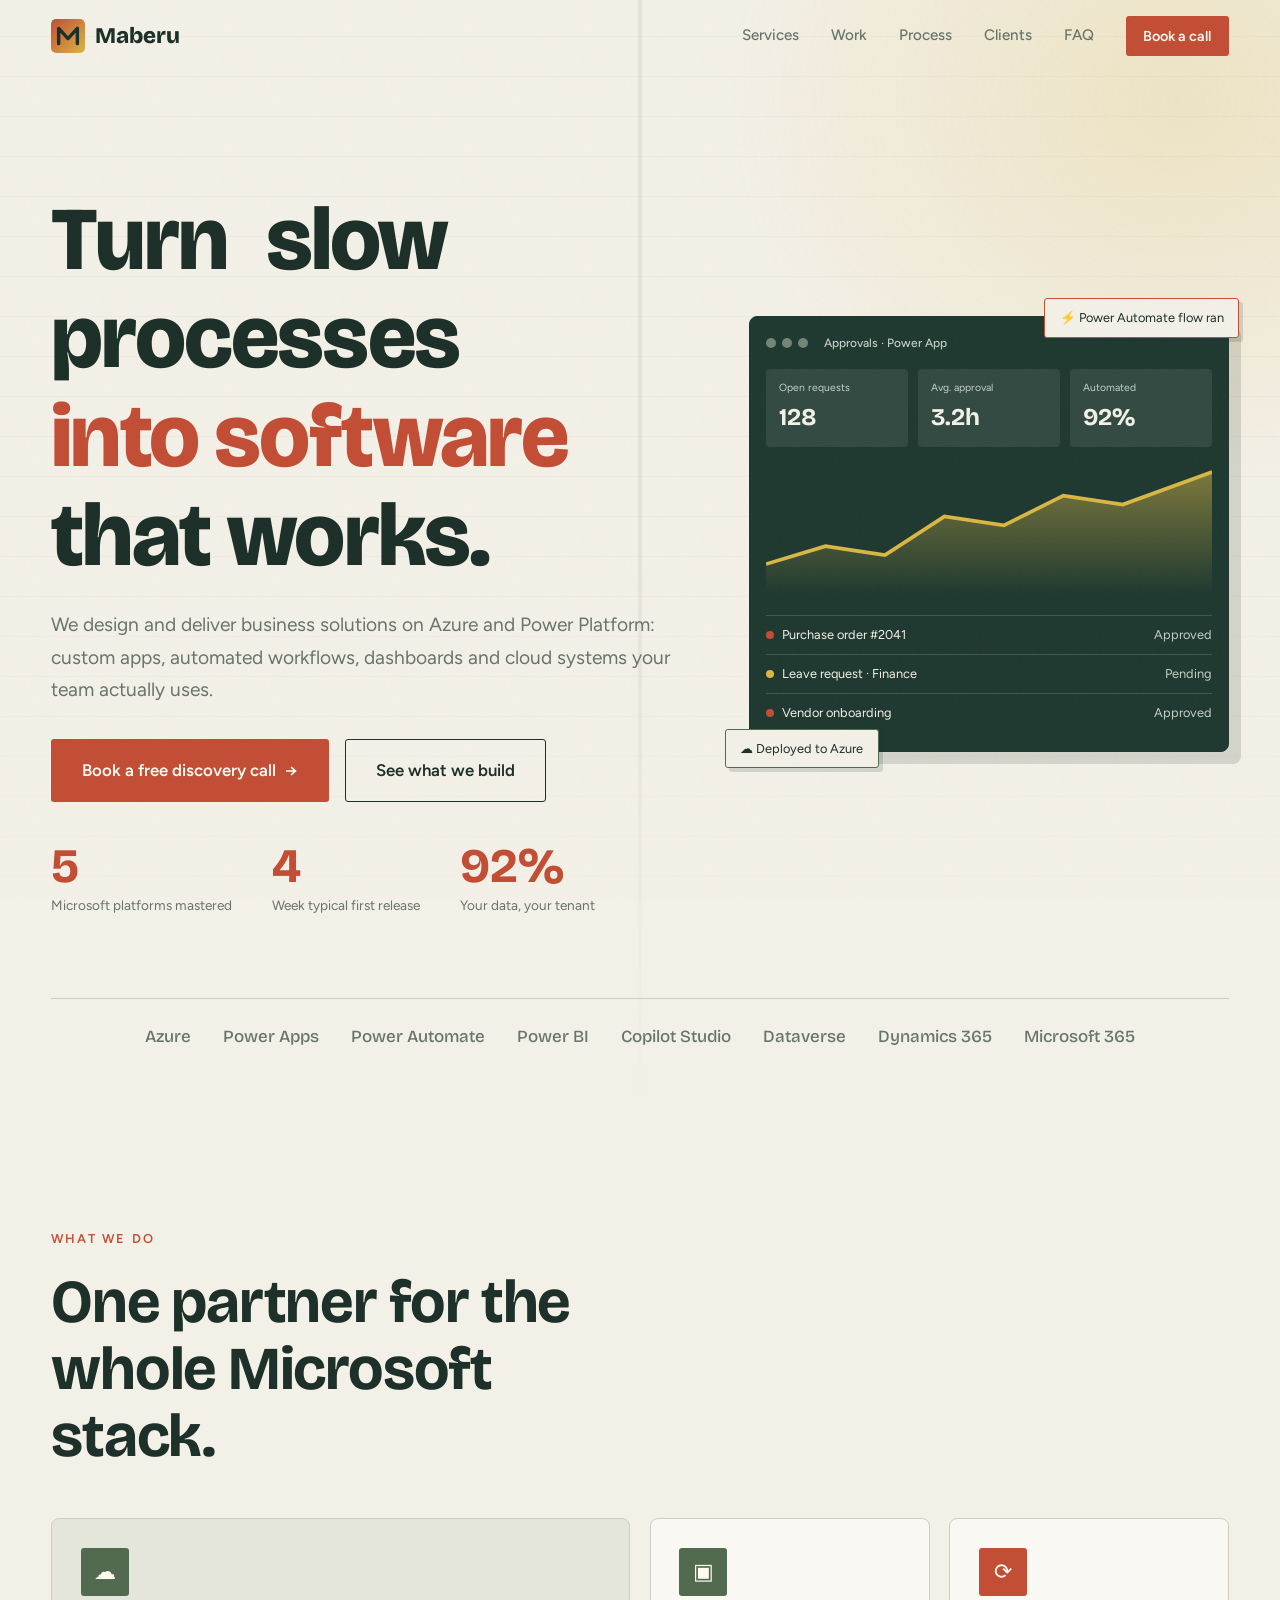
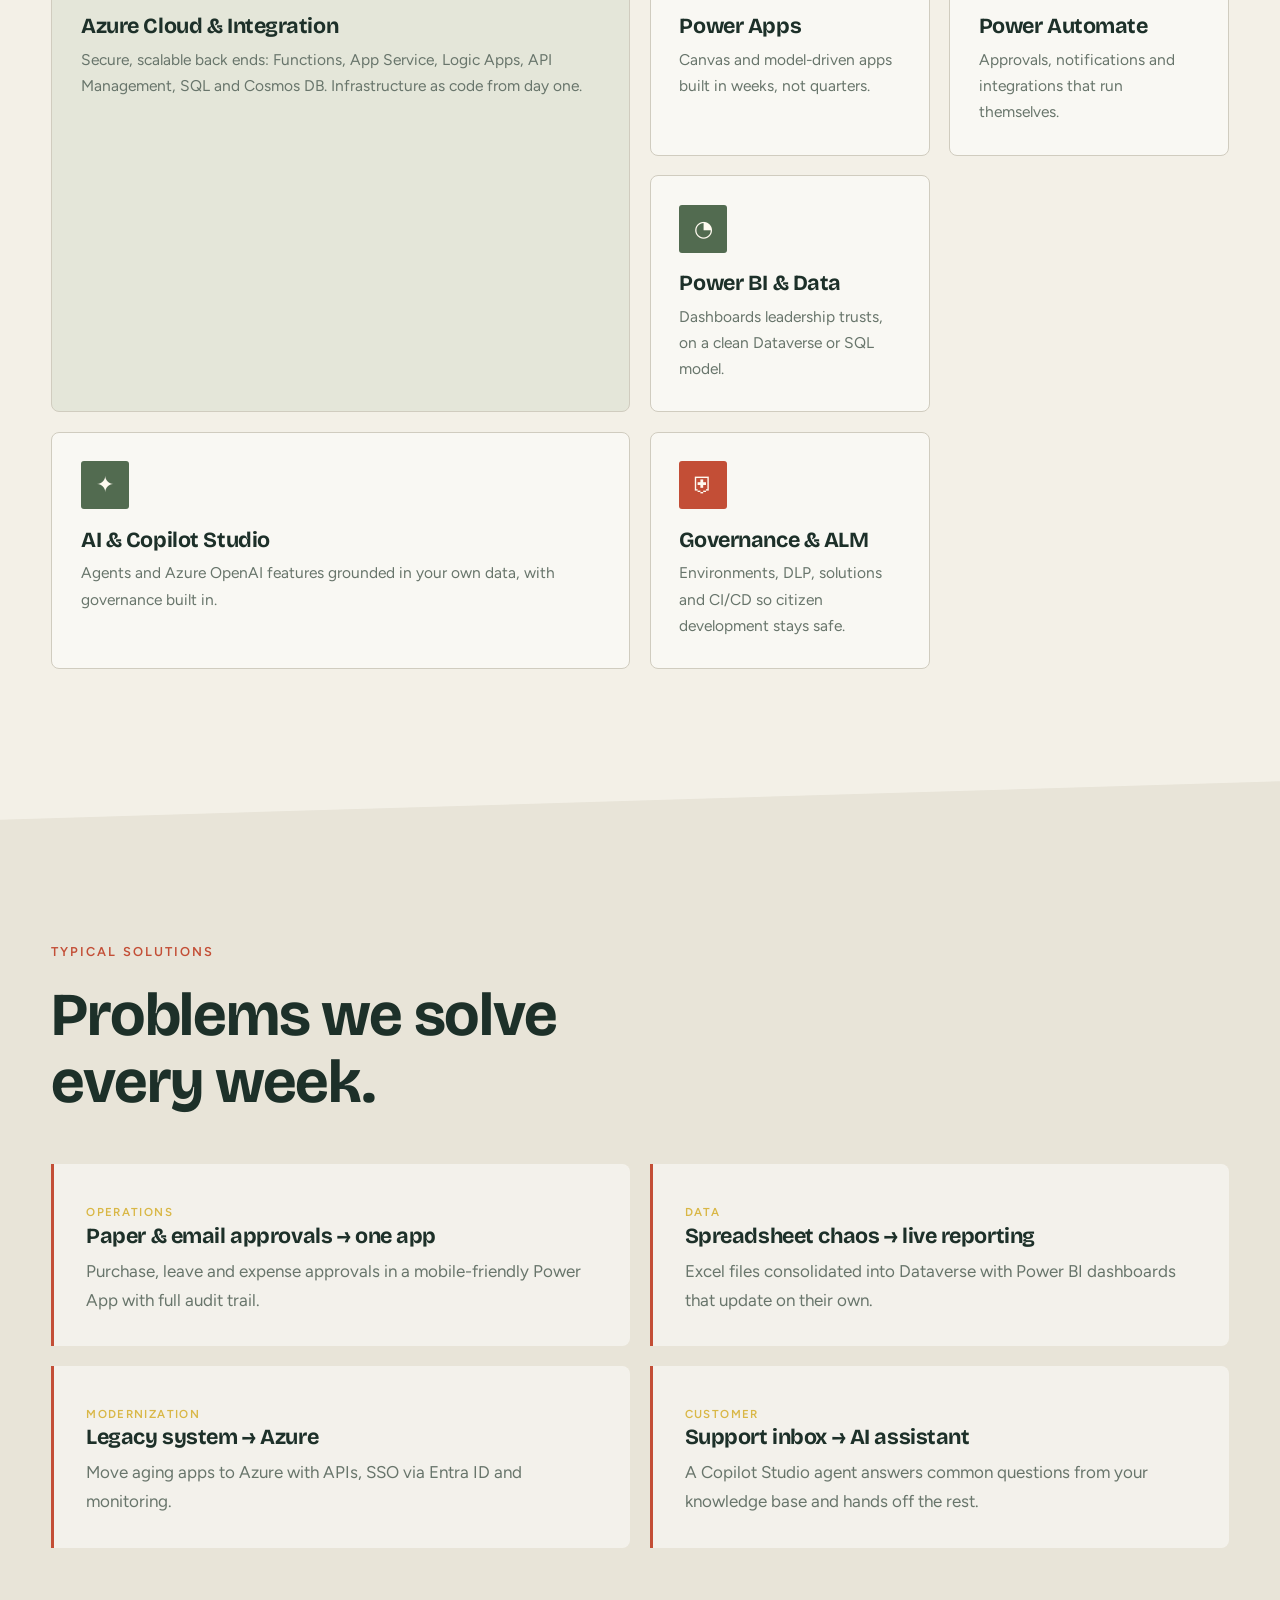
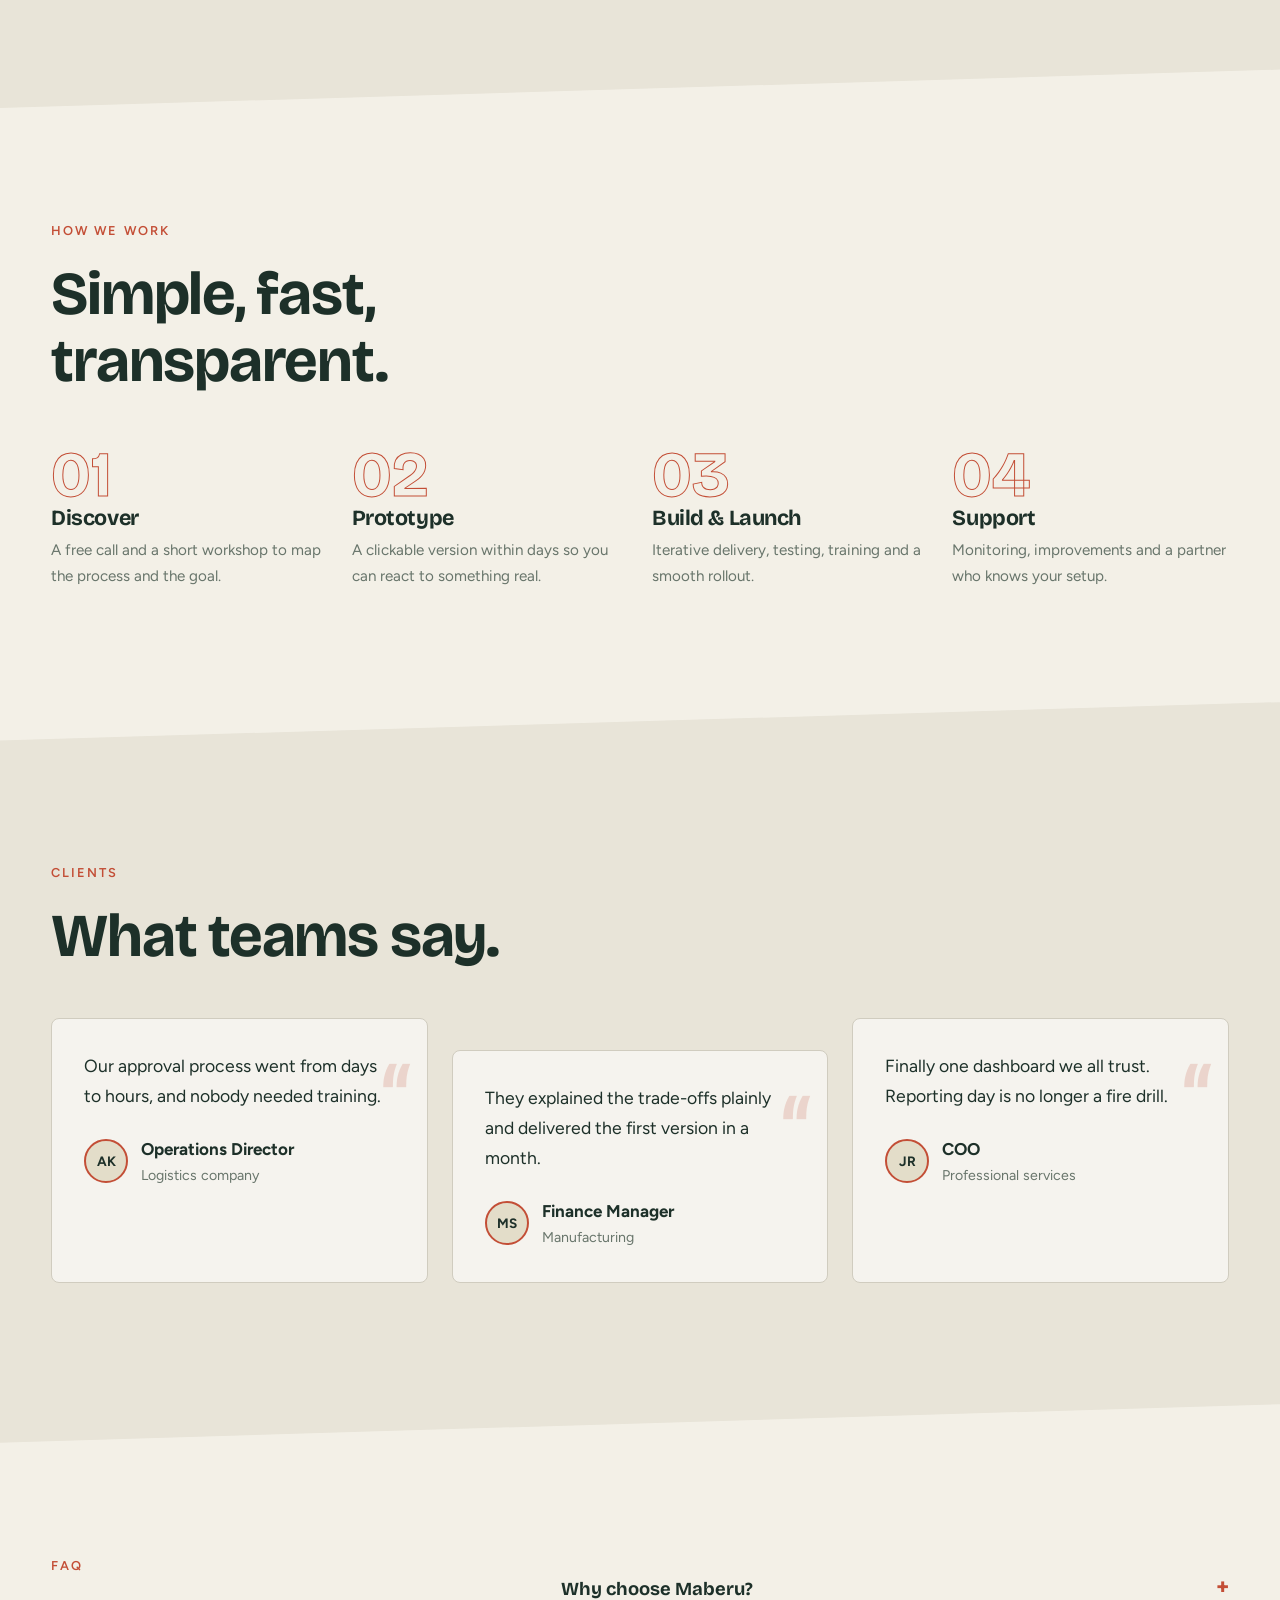
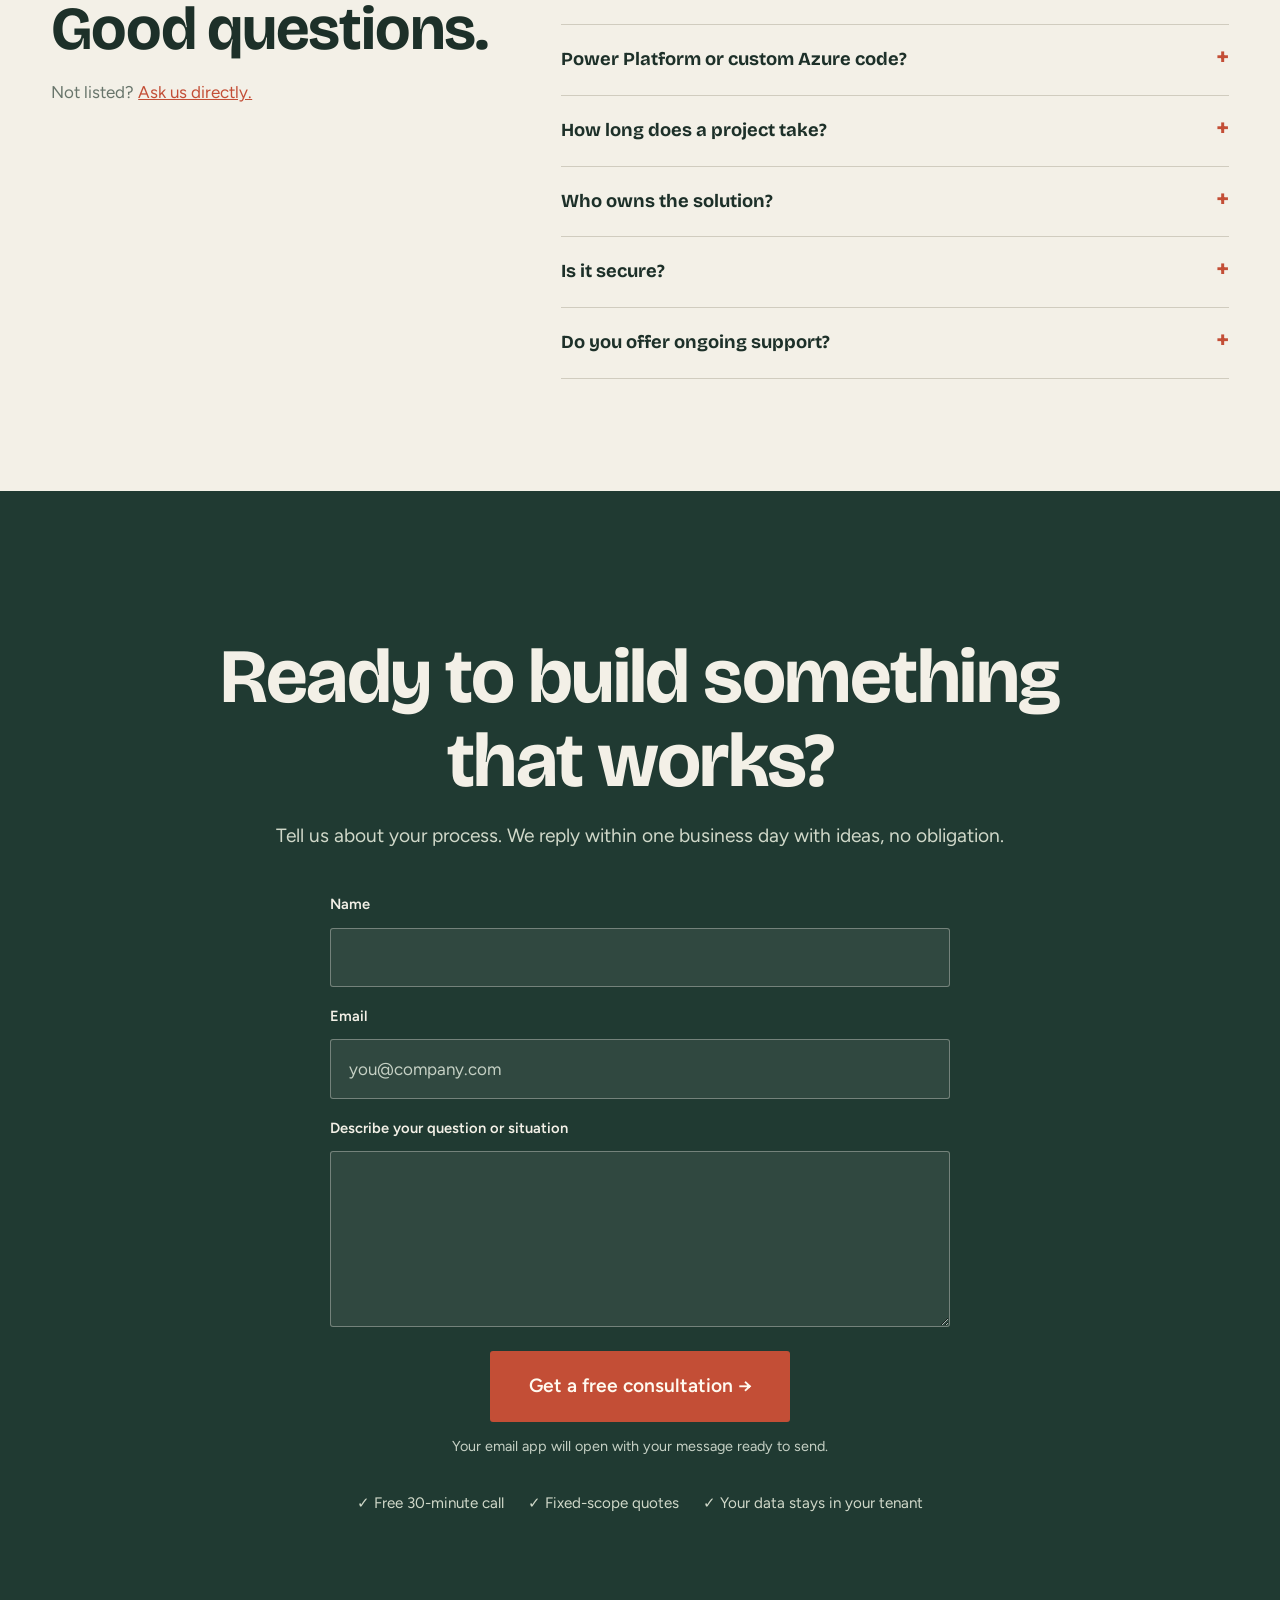
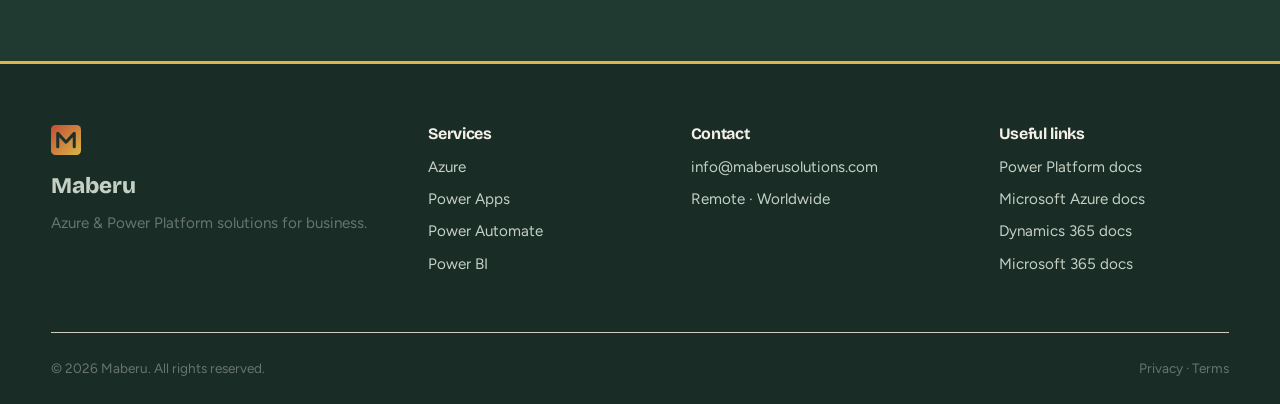
<file: index.html>
<!DOCTYPE html>
<html lang="en">
<head>
  <meta charset="utf-8">
  <meta name="viewport" content="width=device-width, initial-scale=1">
  <title>Maberu | Microsoft Azure &amp; Power Platform Solutions for Business</title>
  <meta name="description" content="Maberu designs and delivers Microsoft Azure, Power Platform, Power Apps, Power Automate and Dynamics solutions that automate processes and modernize business software.">
  <meta name="keywords" content="Azure consulting, Power Platform, Power Apps, Power Automate, Power BI, business automation">
  <link rel="canonical" href="https://maberu.github.io/">
  <meta property="og:title" content="Maberu | Azure &amp; Power Platform Solutions">
  <meta property="og:description" content="Business solutions built on Microsoft Azure and Power Platform.">
  <meta property="og:type" content="website">
  <meta name="theme-color" content="#f3f0e7">
  <link rel="icon" href="assets/logo.svg" type="image/svg+xml">
  <link rel="preconnect" href="https://fonts.googleapis.com">
  <link rel="preconnect" href="https://fonts.gstatic.com" crossorigin>
  <link href="https://fonts.googleapis.com/css2?family=Bricolage+Grotesque:opsz,wght@12..96,500;12..96,700;12..96,800&family=Figtree:wght@400;500;600&display=swap" rel="stylesheet">
  <link rel="stylesheet" href="styles.css">
  <script type="application/ld+json">
  {"@context":"https://schema.org","@type":"ProfessionalService","name":"Maberu","description":"Microsoft Azure and Power Platform solutions for business.","url":"https://maberu.github.io/","email":"info@maberusolutions.com"}
  </script>
</head>
<body>

<!-- 2. Header / logo -->
<header class="site-header" id="top">
  <div class="wrap header-inner">
    <a class="brand" href="#top" aria-label="Maberu home">
      <img src="assets/logo.svg" alt="" width="34" height="34">
      <span>Maberu</span>
    </a>
    <nav class="nav" id="nav" aria-label="Main">
      <a href="#services">Services</a>
      <a href="#work">Work</a>
      <a href="#process">Process</a>
      <a href="#voices">Clients</a>
      <a href="#faq">FAQ</a>
      <a class="btn btn-sm" href="#contact">Book a call</a>
    </nav>
    <button class="menu-btn" id="menuBtn" aria-label="Menu" aria-expanded="false" aria-controls="nav"><span></span><span></span></button>
  </div>
</header>

<main>
<!-- 3,4,5 Hero -->
<section class="hero">
  <div class="mesh" aria-hidden="true"></div>
  <div class="wrap hero-grid">
    <div>
      <p class="eyebrow reveal">Microsoft Azure · Power Platform · Microsoft 365</p>
      <h1>
        <span class="w" style="--d:0ms">Turn</span>
        <span class="w" style="--d:100ms">slow</span>
        <span class="w" style="--d:200ms">processes</span>
        <span class="w grad" style="--d:300ms">into software</span>
        <span class="w" style="--d:400ms">that works.</span>
      </h1>
      <p class="sub reveal" style="--d:600ms">We design and deliver business solutions on Azure and Power Platform: custom apps, automated workflows, dashboards and cloud systems your team actually uses.</p>
      <div class="cta-row reveal" style="--d:800ms">
        <a class="btn btn-lg" href="#contact">Book a free discovery call <span aria-hidden="true">→</span></a>
        <a class="btn btn-ghost btn-lg" href="#work">See what we build</a>
      </div>
      <ul class="proof reveal" style="--d:1000ms">
        <li><strong data-count="5">0</strong><span>Microsoft platforms mastered</span></li>
        <li><strong data-count="4">0</strong><span>Week typical first release</span></li>
        <li><strong data-count="100" data-suffix="%">0</strong><span>Your data, your tenant</span></li>
      </ul>
    </div>

    <!-- 6. Visual: CSS/SVG dashboard mockup -->
    <div class="mock reveal" style="--d:500ms" aria-hidden="true">
      <div class="window">
        <div class="bar"><i></i><i></i><i></i><b>Approvals · Power App</b></div>
        <div class="kpis">
          <div><small>Open requests</small><strong id="kOpen">128</strong></div>
          <div><small>Avg. approval</small><strong id="kAvg">3.2h</strong></div>
          <div><small>Automated</small><strong id="kAuto">92%</strong></div>
        </div>
        <svg viewBox="0 0 300 90" class="chart"><defs><linearGradient id="g" x1="0" x2="0" y1="0" y2="1"><stop offset="0" stop-color="#d9b746" stop-opacity=".5"/><stop offset="1" stop-color="#d9b746" stop-opacity="0"/></linearGradient></defs><path id="chartArea" d="M0 70 L40 58 L80 64 L120 38 L160 44 L200 24 L240 30 L300 8 V90 H0Z" fill="url(#g)"/><path id="chartLine" d="M0 70 L40 58 L80 64 L120 38 L160 44 L200 24 L240 30 L300 8" fill="none" stroke="#d9b746" stroke-width="2.5"/></svg>
        <ul class="rows" id="rows">
          <li><span class="dot ok"></span>Purchase order #2041<em>Approved</em></li>
          <li><span class="dot wait"></span>Leave request · Finance<em>Pending</em></li>
          <li><span class="dot ok"></span>Vendor onboarding<em>Approved</em></li>
        </ul>
      </div>
      <div class="chip c1" id="chipFlow">⚡ Power Automate flow ran</div>
      <div class="chip c2">☁ Deployed to Azure</div>
    </div>
  </div>
  <div class="stack wrap" aria-label="Technologies">
    <span>Azure</span><span>Power Apps</span><span>Power Automate</span><span>Power BI</span><span>Copilot Studio</span><span>Dataverse</span><span>Dynamics 365</span><span>Microsoft 365</span>
  </div>
</section>

<!-- 7. Benefits / services -->
<section class="section" id="services">
  <div class="wrap">
    <p class="eyebrow">What we do</p>
    <h2>One partner for the whole Microsoft stack.</h2>
    <div class="bento">
      <article class="card big reveal">
        <div class="ico">☁</div>
        <h3>Azure Cloud &amp; Integration</h3>
        <p>Secure, scalable back ends: Functions, App Service, Logic Apps, API Management, SQL and Cosmos DB. Infrastructure as code from day one.</p>
      </article>
      <article class="card reveal" style="--d:100ms">
        <div class="ico">▣</div>
        <h3>Power Apps</h3>
        <p>Canvas and model-driven apps built in weeks, not quarters.</p>
      </article>
      <article class="card reveal" style="--d:200ms">
        <div class="ico">⟳</div>
        <h3>Power Automate</h3>
        <p>Approvals, notifications and integrations that run themselves.</p>
      </article>
      <article class="card reveal" style="--d:100ms">
        <div class="ico">◔</div>
        <h3>Power BI &amp; Data</h3>
        <p>Dashboards leadership trusts, on a clean Dataverse or SQL model.</p>
      </article>
      <article class="card wide reveal" style="--d:200ms">
        <div class="ico">✦</div>
        <h3>AI &amp; Copilot Studio</h3>
        <p>Agents and Azure OpenAI features grounded in your own data, with governance built in.</p>
      </article>
      <article class="card reveal" style="--d:300ms">
        <div class="ico">⛨</div>
        <h3>Governance &amp; ALM</h3>
        <p>Environments, DLP, solutions and CI/CD so citizen development stays safe.</p>
      </article>
    </div>
  </div>
</section>

<section class="section alt" id="work">
  <div class="wrap">
    <p class="eyebrow">Typical solutions</p>
    <h2>Problems we solve every week.</h2>
    <div class="cases">
      <div class="case reveal"><span class="tag">Operations</span><h3>Paper &amp; email approvals → one app</h3><p>Purchase, leave and expense approvals in a mobile-friendly Power App with full audit trail.</p></div>
      <div class="case reveal" style="--d:100ms"><span class="tag">Data</span><h3>Spreadsheet chaos → live reporting</h3><p>Excel files consolidated into Dataverse with Power BI dashboards that update on their own.</p></div>
      <div class="case reveal" style="--d:200ms"><span class="tag">Modernization</span><h3>Legacy system → Azure</h3><p>Move aging apps to Azure with APIs, SSO via Entra ID and monitoring.</p></div>
      <div class="case reveal" style="--d:300ms"><span class="tag">Customer</span><h3>Support inbox → AI assistant</h3><p>A Copilot Studio agent answers common questions from your knowledge base and hands off the rest.</p></div>
    </div>
  </div>
</section>

<section class="section" id="process">
  <div class="wrap">
    <p class="eyebrow">How we work</p>
    <h2>Simple, fast, transparent.</h2>
    <ol class="steps">
      <li class="reveal"><b>01</b><h3>Discover</h3><p>A free call and a short workshop to map the process and the goal.</p></li>
      <li class="reveal" style="--d:100ms"><b>02</b><h3>Prototype</h3><p>A clickable version within days so you can react to something real.</p></li>
      <li class="reveal" style="--d:200ms"><b>03</b><h3>Build &amp; Launch</h3><p>Iterative delivery, testing, training and a smooth rollout.</p></li>
      <li class="reveal" style="--d:300ms"><b>04</b><h3>Support</h3><p>Monitoring, improvements and a partner who knows your setup.</p></li>
    </ol>
  </div>
</section>

<!-- 8. Testimonials -->
<section class="section alt" id="voices">
  <div class="wrap">
    <p class="eyebrow">Clients</p>
    <h2>What teams say.</h2>
    <!-- TODO: replace the sample quotes below with real, approved client testimonials -->
    <div class="quotes">
      <figure class="quote reveal"><blockquote>Our approval process went from days to hours, and nobody needed training.</blockquote><figcaption><span class="av">AK</span><div><b>Operations Director</b><small>Logistics company</small></div></figcaption></figure>
      <figure class="quote reveal" style="--d:100ms"><blockquote>They explained the trade-offs plainly and delivered the first version in a month.</blockquote><figcaption><span class="av">MS</span><div><b>Finance Manager</b><small>Manufacturing</small></div></figcaption></figure>
      <figure class="quote reveal" style="--d:200ms"><blockquote>Finally one dashboard we all trust. Reporting day is no longer a fire drill.</blockquote><figcaption><span class="av">JR</span><div><b>COO</b><small>Professional services</small></div></figcaption></figure>
    </div>
  </div>
</section>

<!-- 9. FAQ -->
<section class="section" id="faq">
  <div class="wrap faq-grid">
    <div>
      <p class="eyebrow">FAQ</p>
      <h2>Good questions.</h2>
      <p class="muted">Not listed? <a href="#contact">Ask us directly.</a></p>
    </div>
    <div class="faq">
      <details><summary>Why choose Maberu?</summary><p>We combine Azure engineering with practical Power Platform delivery. You work directly with the people building your solution, get clear scope and milestones, and keep everything in your own tenant.</p></details>
      <details><summary>Power Platform or custom Azure code?</summary><p>Power Platform for speed and business-owned processes; Azure code for complex, high-scale or deeply integrated needs. Often a mix of both.</p></details>
      <details><summary>How long does a project take?</summary><p>Most first releases ship in 3–6 weeks. We agree scope and milestones up front.</p></details>
      <details><summary>Who owns the solution?</summary><p>You do. Everything lives in your tenant and your repositories.</p></details>
      <details><summary>Is it secure?</summary><p>We use Entra ID, role-based access, DLP policies and least-privilege principles on every project.</p></details>
      <details><summary>Do you offer ongoing support?</summary><p>Yes: flexible monthly plans for monitoring, fixes and enhancements.</p></details>
    </div>
  </div>
</section>

<!-- 10. Final CTA -->
<section class="final" id="contact">
  <div class="wrap">
    <h2>Ready to build something that works?</h2>
    <p>Tell us about your process. We reply within one business day with ideas, no obligation.</p>
    <form class="lead" id="lead">
      <label for="lead-name">Name</label>
      <input id="lead-name" type="text" name="name" autocomplete="name" required>
      <label for="lead-email">Email</label>
      <input id="lead-email" type="email" name="email" autocomplete="email" placeholder="you@company.com" required>
      <label for="lead-message">Describe your question or situation</label>
      <textarea id="lead-message" name="message" rows="5" required></textarea>
      <button class="btn btn-xl" type="submit">Get a free consultation →</button>
      <p class="form-note">Your email app will open with your message ready to send.</p>
    </form>
    <ul class="micro"><li>✓ Free 30-minute call</li><li>✓ Fixed-scope quotes</li><li>✓ Your data stays in your tenant</li></ul>
  </div>
</section>
</main>

<!-- 11. Footer -->
<footer class="footer">
  <div class="wrap foot-grid">
    <div>
      <a class="brand" href="#top"><img src="assets/logo.svg" alt="" width="30" height="30"><span>Maberu</span></a>
      <p class="muted">Azure &amp; Power Platform solutions for business.</p>
    </div>
    <div><h4>Services</h4><a href="#services">Azure</a><a href="#services">Power Apps</a><a href="#services">Power Automate</a><a href="#services">Power BI</a></div>
    <div><h4>Contact</h4><a href="mailto:info@maberusolutions.com">info@maberusolutions.com</a><span>Remote · Worldwide</span></div>
    <div><h4>Useful links</h4><a href="https://learn.microsoft.com/power-platform/" target="_blank" rel="noopener noreferrer">Power Platform docs</a><a href="https://learn.microsoft.com/azure/" target="_blank" rel="noopener noreferrer">Microsoft Azure docs</a><a href="https://learn.microsoft.com/dynamics365/" target="_blank" rel="noopener noreferrer">Dynamics 365 docs</a><a href="https://learn.microsoft.com/microsoft-365/" target="_blank" rel="noopener noreferrer">Microsoft 365 docs</a></div>
  </div>
  <div class="wrap bottom"><span>© <span id="year">2026</span> Maberu. All rights reserved.</span><span><a href="privacy.html">Privacy</a> · <a href="privacy.html#terms">Terms</a></span></div>
</footer>

<script src="script.js"></script>
</body>
</html>
</file>
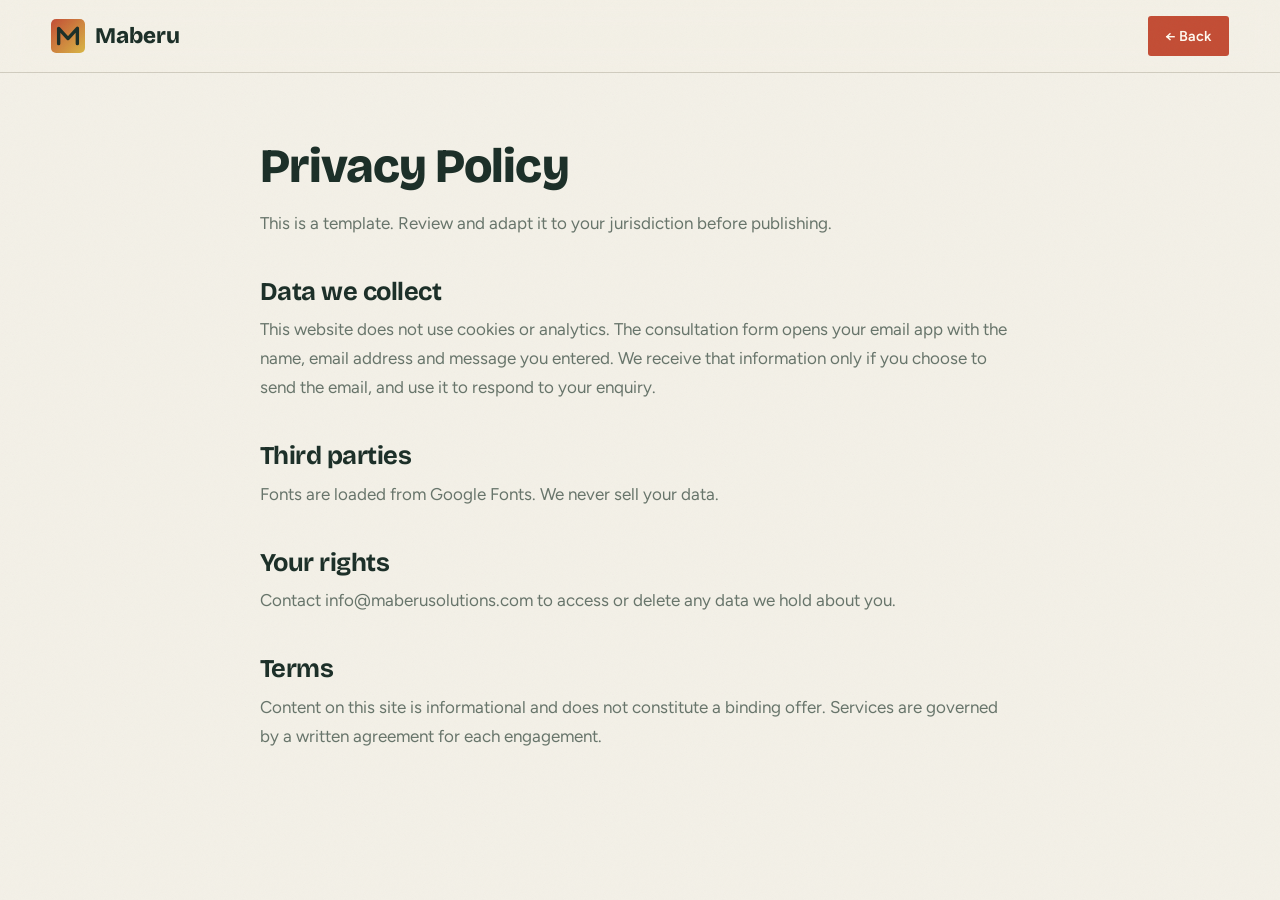
<file: privacy.html>
<!DOCTYPE html>
<html lang="en">
<head>
  <meta charset="utf-8">
  <meta name="viewport" content="width=device-width, initial-scale=1">
  <title>Privacy &amp; Terms | Maberu</title>
  <meta name="robots" content="noindex">
  <link rel="icon" href="assets/logo.svg" type="image/svg+xml">
  <link href="https://fonts.googleapis.com/css2?family=Bricolage+Grotesque:opsz,wght@12..96,700;12..96,800&family=Figtree:wght@400;600&display=swap" rel="stylesheet">
  <link rel="stylesheet" href="styles.css">
</head>
<body>
<header class="site-header scrolled"><div class="wrap header-inner"><a class="brand" href="index.html"><img src="assets/logo.svg" alt="" width="34" height="34"><span>Maberu</span></a><a class="btn btn-sm" href="index.html">← Back</a></div></header>
<main class="wrap legal">
  <h1>Privacy Policy</h1>
  <p>This is a template. Review and adapt it to your jurisdiction before publishing.</p>
  <h2>Data we collect</h2>
  <p>This website does not use cookies or analytics. The consultation form opens your email app with the name, email address and message you entered. We receive that information only if you choose to send the email, and use it to respond to your enquiry.</p>
  <h2>Third parties</h2>
  <p>Fonts are loaded from Google Fonts. We never sell your data.</p>
  <h2>Your rights</h2>
  <p>Contact info@maberusolutions.com to access or delete any data we hold about you.</p>
  <h2 id="terms">Terms</h2>
  <p>Content on this site is informational and does not constitute a binding offer. Services are governed by a written agreement for each engagement.</p>
</main>
</body>
</html>
</file>
<file: styles.css>
:root{
  --bg:#f3f0e7;--bg2:#e8e4d8;--ink:#1d3029;--muted:#68756b;--line:#d0ccbf;
  --teal:#c34e36;--blue:#526b50;--amber:#d9b746;
  --display:'Bricolage Grotesque',Georgia,serif;--body:'Figtree',Georgia,serif;
  --r:8px;
}
*{box-sizing:border-box;margin:0}
html{scroll-behavior:smooth;scroll-padding-top:80px}
body{background:var(--bg);color:var(--ink);font-family:var(--body);line-height:1.7;font-size:17px;overflow-x:hidden}
body::before{content:"";position:fixed;inset:0;pointer-events:none;opacity:.025;z-index:100;
  background-image:url("data:image/svg+xml;utf8,<svg xmlns='http://www.w3.org/2000/svg' width='120' height='120'><filter id='n'><feTurbulence baseFrequency='.9' numOctaves='2'/></filter><rect width='120' height='120' filter='url(%23n)'/></svg>")}
a{color:inherit;text-decoration:none}
.wrap{width:min(1180px,92%);margin:auto}
h1,h2,h3,h4{font-family:var(--display);line-height:1.1;letter-spacing:-.02em}
h2{font-size:clamp(2.2rem,5vw,3.8rem);max-width:16ch;margin-bottom:3rem}
h3{font-size:1.35rem;margin-bottom:.5rem}
.muted{color:var(--muted)}
.eyebrow{font-size:.8rem;letter-spacing:.16em;text-transform:uppercase;color:var(--teal);font-weight:600;margin-bottom:1.2rem}

/* header */
.site-header{position:fixed;inset:0 0 auto;z-index:50;transition:background .3s,backdrop-filter .3s,border-color .3s;border-bottom:1px solid transparent}
.site-header.scrolled{background:rgba(243,240,231,.92);backdrop-filter:blur(14px);border-color:var(--line)}
.header-inner{display:flex;align-items:center;justify-content:space-between;height:72px}
.brand{display:flex;align-items:center;gap:.6rem;font-family:var(--display);font-weight:800;font-size:1.4rem}
.brand img{transition:transform .5s}.brand:hover img{transform:rotate(-12deg) scale(1.1)}
.nav{display:flex;align-items:center;gap:2rem;font-weight:500;font-size:.95rem}
.nav a:not(.btn){color:var(--muted);transition:color .2s}.nav a:not(.btn):hover{color:var(--ink)}
.menu-btn{display:none;background:none;border:0;width:40px;height:40px;cursor:pointer}
.menu-btn span{display:block;height:2px;background:var(--ink);margin:7px 8px}

/* buttons */
.btn{display:inline-flex;align-items:center;gap:.6rem;background:var(--teal);color:#fffaf0;font-weight:600;padding:.8rem 1.5rem;border-radius:3px;border:0;cursor:pointer;font:inherit;font-weight:600;transition:transform .2s,box-shadow .2s}
.btn:hover{transform:translateY(-2px);box-shadow:5px 5px 0 var(--amber)}
.btn-sm{padding:.5rem 1.1rem;font-size:.9rem}
.btn-lg{padding:1rem 1.9rem;font-size:1.05rem}
.btn-xl{padding:1.2rem 2.4rem;font-size:1.2rem}
.btn-ghost{background:transparent;color:var(--ink);border:1px solid var(--ink)}
.btn-ghost:hover{box-shadow:none;border-color:var(--teal)}
:focus-visible{outline:2px solid var(--amber);outline-offset:3px}

/* hero */
.hero{position:relative;padding:150px 0 40px;overflow:hidden}
.mesh{position:absolute;inset:0;z-index:-1;background:
  radial-gradient(ellipse at 92% 9%,rgba(217,183,70,.22),transparent 27%),
  linear-gradient(90deg,transparent 0 49.8%,rgba(29,48,41,.07) 49.9% 50.1%,transparent 50.2%),
  repeating-linear-gradient(0deg,transparent 0 39px,rgba(29,48,41,.055) 40px);
  -webkit-mask-image:linear-gradient(#000 45%,transparent);mask-image:linear-gradient(#000 45%,transparent)}
.hero-grid{display:grid;grid-template-columns:1.15fr .85fr;gap:3rem;align-items:center}
h1{font-size:clamp(2.8rem,7vw,5.8rem);font-weight:800;margin-bottom:1.5rem}
h1 .w{display:inline-block;margin-right:.25em;opacity:0;transform:translateY(30px);animation:up .7s var(--d) cubic-bezier(.2,.8,.2,1) forwards}
.grad{color:var(--teal);background:none}
.sub{font-size:1.2rem;color:var(--muted);max-width:54ch;margin-bottom:2rem}
.cta-row{display:flex;gap:1rem;flex-wrap:wrap;margin-bottom:2.5rem}
.proof{list-style:none;padding:0;display:flex;gap:2.5rem;flex-wrap:wrap}
.proof strong{display:block;font-family:var(--display);font-size:3rem;line-height:1;color:var(--teal)}
.proof span{font-size:.85rem;color:var(--muted)}
.reveal{opacity:0;transform:translateY(28px);transition:opacity .8s var(--d,0ms),transform .8s var(--d,0ms)}
.reveal.in{opacity:1;transform:none}
.hero .reveal{animation:up .8s var(--d) forwards;transition:none}
@keyframes up{to{opacity:1;transform:none}}

/* mock */
.mock{position:relative;transform:perspective(1200px) rotateY(-10deg) rotateX(4deg)}
.window{background:#203a32;color:#f3f0e7;border:1px solid #203a32;border-radius:var(--r);padding:1rem;box-shadow:12px 12px 0 rgba(29,48,41,.14)}
.bar{display:flex;align-items:center;gap:6px;margin-bottom:1rem}
.bar i{width:10px;height:10px;border-radius:50%;background:#718777}
.bar b{margin-left:.6rem;font-size:.75rem;color:#c5d0c4;font-weight:500}
.kpis{display:grid;grid-template-columns:repeat(3,1fr);gap:.6rem}
.kpis div{background:rgba(243,240,231,.09);border-radius:4px;padding:.6rem .8rem}
.kpis small{display:block;font-size:.65rem;color:#c5d0c4}
.kpis strong{font-family:var(--display);font-size:1.5rem}
.chart{width:100%;margin:.8rem 0}
.rows{list-style:none;padding:0;font-size:.8rem}
.rows li{display:flex;align-items:center;gap:.5rem;padding:.5rem 0;border-top:1px solid rgba(243,240,231,.16)}
.rows em{margin-left:auto;font-style:normal;color:#c5d0c4}
.dot{width:8px;height:8px;border-radius:50%}.ok{background:var(--teal)}.wait{background:var(--amber)}
.kpis strong{display:inline-block;transition:color .4s}.kpis strong.bump{color:#d9b746}
.rows{height:7.5rem;overflow:hidden}
.rows li.new{animation:rowIn .6s cubic-bezier(.2,.8,.2,1)}
.rows em{transition:color .4s}.rows em.flash{color:#d9b746}
@keyframes rowIn{from{opacity:0;transform:translateY(-12px)}}
.chip.ping{animation:float 5s ease-in-out infinite,ping .6s ease-out}
@keyframes ping{40%{box-shadow:0 0 0 6px rgba(217,183,70,.35),4px 4px 0 rgba(29,48,41,.15)}}
.chip{position:absolute;background:var(--bg);border:1px solid var(--teal);padding:.5rem .9rem;border-radius:3px;font-size:.8rem;box-shadow:4px 4px 0 rgba(29,48,41,.15);animation:float 5s ease-in-out infinite}
.c1{top:-18px;right:-10px}.c2{bottom:-16px;left:-24px;animation-delay:-2.5s;border-color:var(--blue)}
@keyframes float{50%{transform:translateY(-10px)}}
.stack{display:flex;flex-wrap:wrap;gap:.7rem 2rem;justify-content:center;margin-top:5rem;padding:1.5rem 0;border-top:1px solid var(--line);color:var(--muted);font-family:var(--display);font-weight:500}

/* sections */
.section{padding:7rem 0}
.alt{background:var(--bg2);clip-path:polygon(0 3vw,100% 0,100% calc(100% - 3vw),0 100%);padding:10rem 0}
.bento{display:grid;grid-template-columns:repeat(4,1fr);gap:1.2rem}
.card{background:rgba(255,255,255,.48);border:1px solid var(--line);border-radius:var(--r);padding:1.8rem;transition:transform .3s,border-color .3s}
.card:hover{transform:translateY(-6px);border-color:var(--teal)}
.card.big{grid-column:span 2;grid-row:span 2;background:#e4e6d9}
.card.wide{grid-column:span 2}
.card p{color:var(--muted);font-size:.97rem}
.ico{width:48px;height:48px;border-radius:3px;display:grid;place-items:center;font-size:1.4rem;color:#fffaf0;background:var(--blue);margin-bottom:1.2rem;transition:transform .3s}
.card:nth-child(3n) .ico{background:var(--teal)}
.card:hover .ico{transform:rotate(-8deg) scale(1.1)}
.cases{display:grid;grid-template-columns:repeat(2,1fr);gap:1.2rem}
.case{padding:2rem;border-left:3px solid var(--teal);background:rgba(255,255,255,.5);border-radius:0 var(--r) var(--r) 0}
.case p{color:var(--muted)}
.tag{font-size:.72rem;text-transform:uppercase;letter-spacing:.12em;color:var(--amber);font-weight:600}
.steps{list-style:none;padding:0;display:grid;grid-template-columns:repeat(4,1fr);gap:1.5rem}
.steps b{font-family:var(--display);font-size:4rem;color:transparent;-webkit-text-stroke:1px var(--teal);line-height:1}
.steps p{color:var(--muted);font-size:.95rem}
.quotes{display:grid;grid-template-columns:repeat(3,1fr);gap:1.5rem}
.quote{background:rgba(255,255,255,.58);border:1px solid var(--line);border-radius:var(--r);padding:2rem;position:relative;transition:transform .3s}
.quote:nth-child(2){margin-top:2rem}.quote:hover{transform:translateY(-6px)}
.quote::before{content:"“";position:absolute;top:-.1em;right:1rem;font-family:var(--display);font-size:7rem;color:var(--teal);opacity:.18}
blockquote{font-size:1.1rem;margin-bottom:1.5rem}
figcaption{display:flex;gap:.8rem;align-items:center}
figcaption small{display:block;color:var(--muted)}
.av{width:44px;height:44px;border-radius:50%;display:grid;place-items:center;font-weight:700;font-size:.85rem;color:var(--ink);background:#e3ddc9;border:2px solid var(--teal)}
.faq-grid{display:grid;grid-template-columns:.8fr 1.2fr;gap:4rem}
.faq-grid h2{margin-bottom:1rem}
.muted a{color:var(--teal);text-decoration:underline}
details{border-bottom:1px solid var(--line);padding:1.2rem 0}
summary{cursor:pointer;font-family:var(--display);font-weight:700;font-size:1.15rem;list-style:none;display:flex;justify-content:space-between;gap:1rem;transition:color .2s}
summary::-webkit-details-marker{display:none}
summary::after{content:"+";color:var(--teal);font-size:1.6rem;line-height:1;transition:transform .3s}
details[open] summary::after{transform:rotate(45deg)}
summary:hover{color:var(--teal)}
details p{color:var(--muted);margin-top:.8rem;animation:up .4s forwards;opacity:0;transform:translateY(-6px)}

/* final */
.final{padding:9rem 0;text-align:center;position:relative;overflow:hidden;background:#203a32;color:#f3f0e7}
.final h2{margin:0 auto 1rem;max-width:18ch;font-size:clamp(2.6rem,6vw,4.8rem)}
.final p{color:#d0d8c9;font-size:1.2rem;margin-bottom:2.5rem}
.lead{display:grid;grid-template-columns:1fr;gap:.65rem;text-align:left;width:min(620px,100%);margin:0 auto}
.lead label{font-size:.92rem;font-weight:600}
.lead input,.lead textarea{padding:.9rem 1.1rem;border-radius:3px;border:1px solid rgba(243,240,231,.35);background:rgba(243,240,231,.08);color:#fffaf0;font:inherit;width:100%;margin-bottom:.4rem}
.lead textarea{resize:vertical;min-height:130px}
.lead input::placeholder{color:#c5d0c4}
.lead .btn{justify-self:center;margin-top:.5rem}
.form-note{text-align:center;font-size:.9rem!important;margin:.1rem 0 0!important;color:#c5d0c4!important}
.micro{list-style:none;padding:0;display:flex;gap:1.5rem;justify-content:center;flex-wrap:wrap;margin-top:2rem;color:#d0d8c9;font-size:.95rem}

.footer{background:#192c26;color:#f3f0e7;padding:4rem 0 1.5rem;font-size:.95rem;position:relative}
.footer::before{content:"";position:absolute;top:0;left:0;right:0;height:3px;background:var(--amber)}
.foot-grid{display:grid;grid-template-columns:1.5fr 1fr 1.2fr 1fr;gap:2rem}
.foot-grid h4{font-size:1rem;margin-bottom:.8rem}
.foot-grid a,.foot-grid span{display:block;color:#c5d0c4;margin-bottom:.4rem;transition:color .2s}
.foot-grid a:hover{color:var(--teal)}
.social{display:flex;gap:.6rem}
.social a{width:40px;height:40px;border:1px solid var(--line);border-radius:50%;display:grid;place-items:center;margin:0;transition:transform .3s,background .3s}
.social a:hover{transform:rotate(12deg) scale(1.1);background:var(--teal);color:#06231d}
.bottom{display:flex;justify-content:space-between;flex-wrap:wrap;gap:1rem;margin-top:3rem;padding-top:1.5rem;border-top:1px solid var(--line);color:var(--muted);font-size:.85rem}
.bottom a:hover{color:var(--teal)}

.legal{padding:140px 0 5rem;max-width:760px}
.legal h1{font-size:3rem;margin-bottom:1rem}.legal h2{font-size:1.6rem;margin:2.5rem 0 .6rem}.legal p{color:var(--muted)}

@media(max-width:900px){
  .hero-grid,.faq-grid{grid-template-columns:1fr}
  .mock{transform:none;max-width:480px}
  .bento,.steps{grid-template-columns:1fr 1fr}
  .quotes,.cases{grid-template-columns:1fr}.quote:nth-child(2){margin-top:0}
  .foot-grid{grid-template-columns:1fr 1fr}
  .menu-btn{display:block}
  .nav{position:fixed;inset:72px 0 auto;flex-direction:column;background:var(--bg);padding:2rem;border-bottom:1px solid var(--line);transform:translateY(-130%);transition:transform .3s}
  .nav.open{transform:none}
}
@media(max-width:560px){.bento,.steps{grid-template-columns:1fr}.card.big,.card.wide{grid-column:auto;grid-row:auto}}
@media(prefers-reduced-motion:reduce){*{animation:none!important;transition:none!important}.reveal,h1 .w{opacity:1!important;transform:none!important}}
</file>
